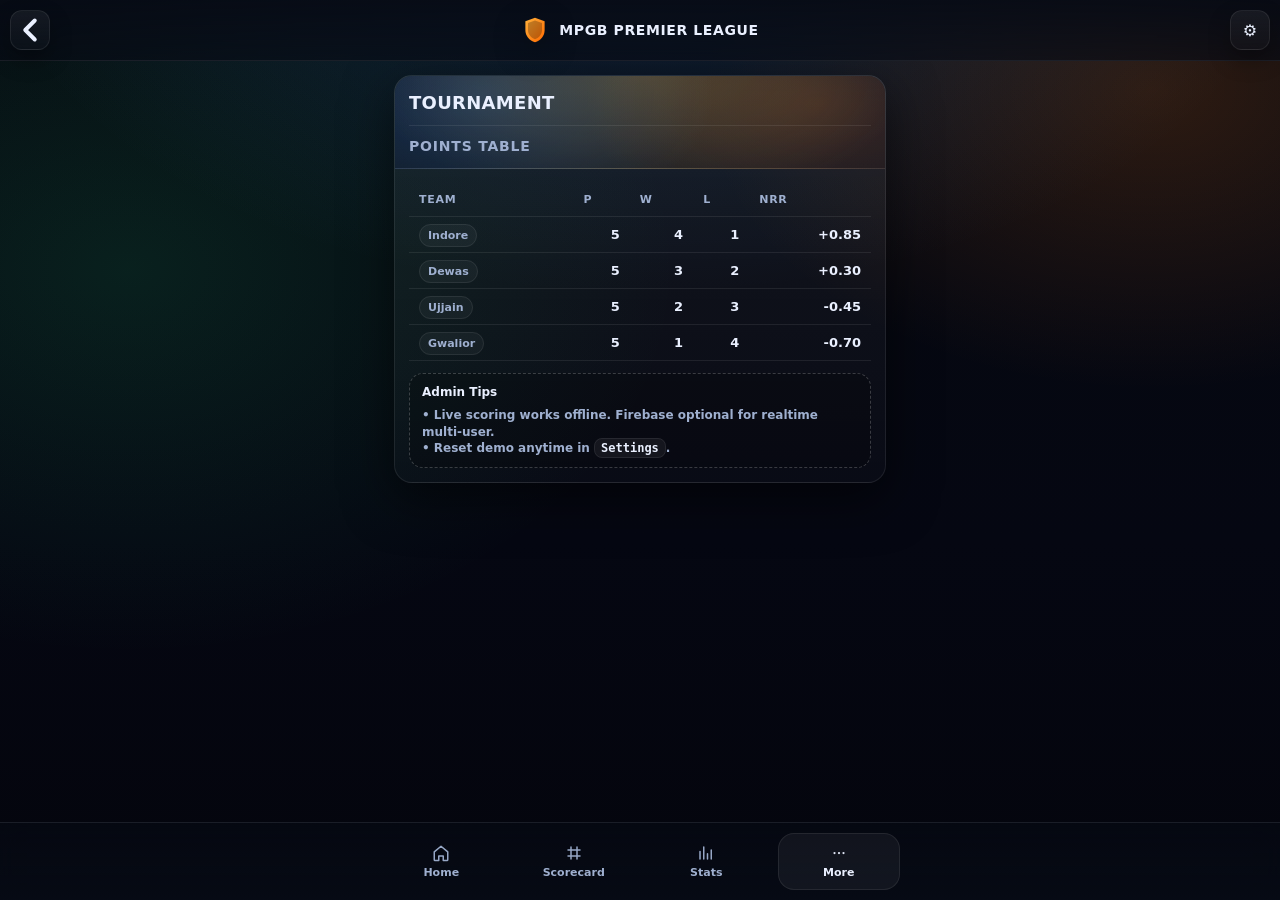
<file: points.html>
<!doctype html>
<html lang="en">
<head>
  <meta charset="utf-8"/>
  <meta name="viewport" content="width=device-width, initial-scale=1, viewport-fit=cover"/>
  <meta name="theme-color" content="#0b1020"/>
  <link rel="manifest" href="manifest.json"/>
  <link rel="stylesheet" href="css/theme-dark.css"/>
  <title>MPGB Premier League - Points Table</title>
</head>
<body data-page="points">
  <div class="topbar">
    <a id="navLeft" href="#" aria-label="Back"></a>
    <div class="brand">
      <img class="logo" src="assets/icons/shield.svg" alt="logo"/>
      <div class="title" id="brandTitle">MPGB PREMIER LEAGUE</div>
    </div>
    <div id="navRight"></div>
  </div>

  <div class="container">
    
  <div class="card">
    <div class="matchHeader">
      <div class="h1">TOURNAMENT</div>
      <div class="sep"></div>
      <div class="h2">Points Table</div>
    </div>
    <div class="cardPad">
      <div id="pointsTable"></div>
      <div id="tips"></div>
    </div>
  </div>

  </div>

  <div class="footerTabs">
    <div class="tabs" id="tabs"></div>
  </div>

  <script type="module" src="js/app.js"></script>
</body>
</html>
</file>
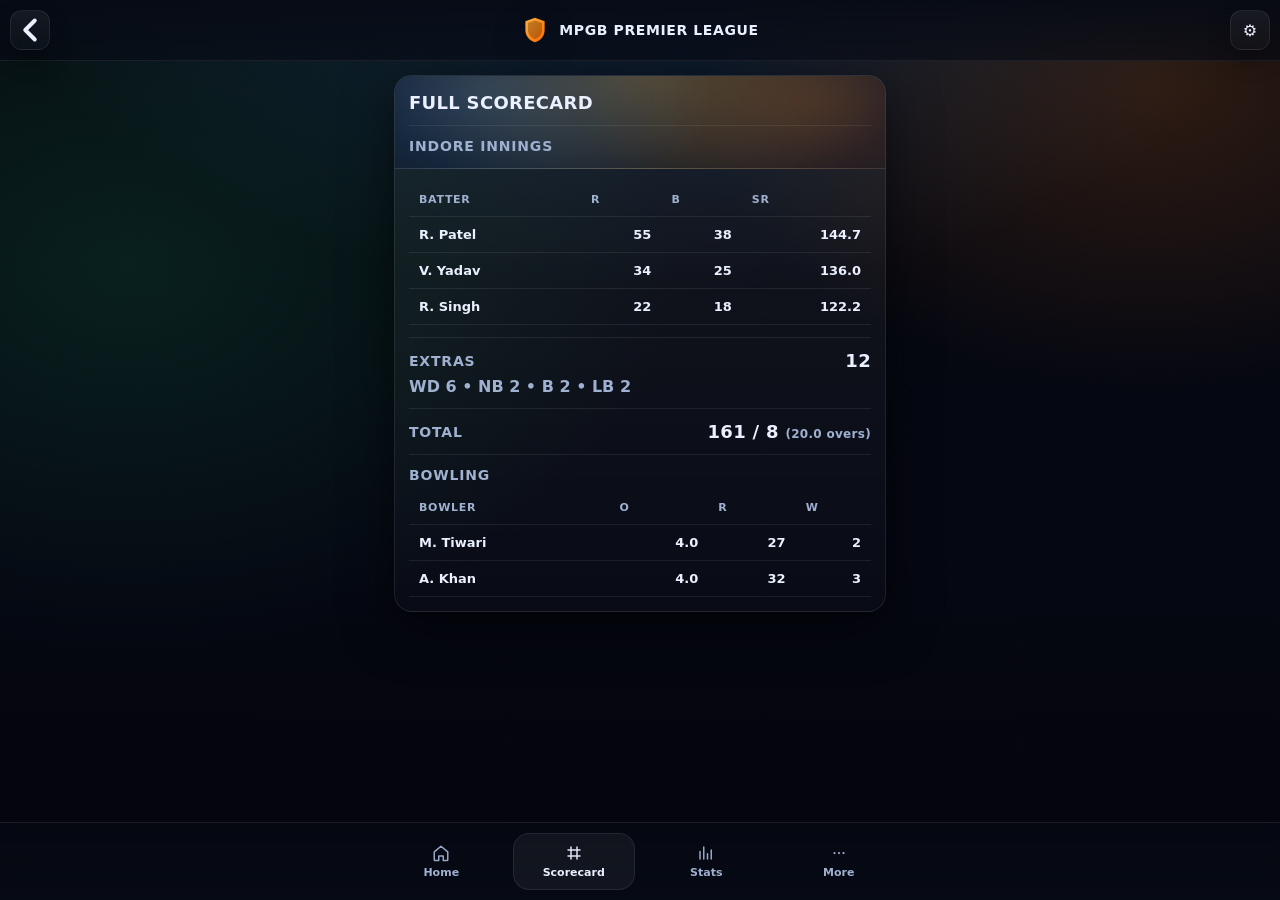
<file: scorecard.html>
<!doctype html>
<html lang="en">
<head>
  <meta charset="utf-8"/>
  <meta name="viewport" content="width=device-width, initial-scale=1, viewport-fit=cover"/>
  <meta name="theme-color" content="#0b1020"/>
  <link rel="manifest" href="manifest.json"/>
  <link rel="stylesheet" href="css/theme-dark.css"/>
  <title>MPGB Premier League - Scorecard</title>
</head>
<body data-page="scorecard">
  <div class="topbar">
    <a id="navLeft" href="#" aria-label="Back"></a>
    <div class="brand">
      <img class="logo" src="assets/icons/shield.svg" alt="logo"/>
      <div class="title" id="brandTitle">MPGB PREMIER LEAGUE</div>
    </div>
    <div id="navRight"></div>
  </div>

  <div class="container">
    
  <div class="card">
    <div class="matchHeader">
      <div class="h1" id="scTitle">FULL SCORECARD</div>
      <div class="sep"></div>
      <div class="h2" id="innTitle">Innings</div>
    </div>
    <div class="cardPad">
      <div id="batTable"></div>
      <div class="sep"></div>
      <div id="extras"></div>
      <div class="sep"></div>
      <div id="total"></div>
      <div class="sep"></div>
      <div id="bowlTable"></div>
    </div>
  </div>

  </div>

  <div class="footerTabs">
    <div class="tabs" id="tabs"></div>
  </div>

  <script type="module" src="js/app.js"></script>
</body>
</html>
</file>
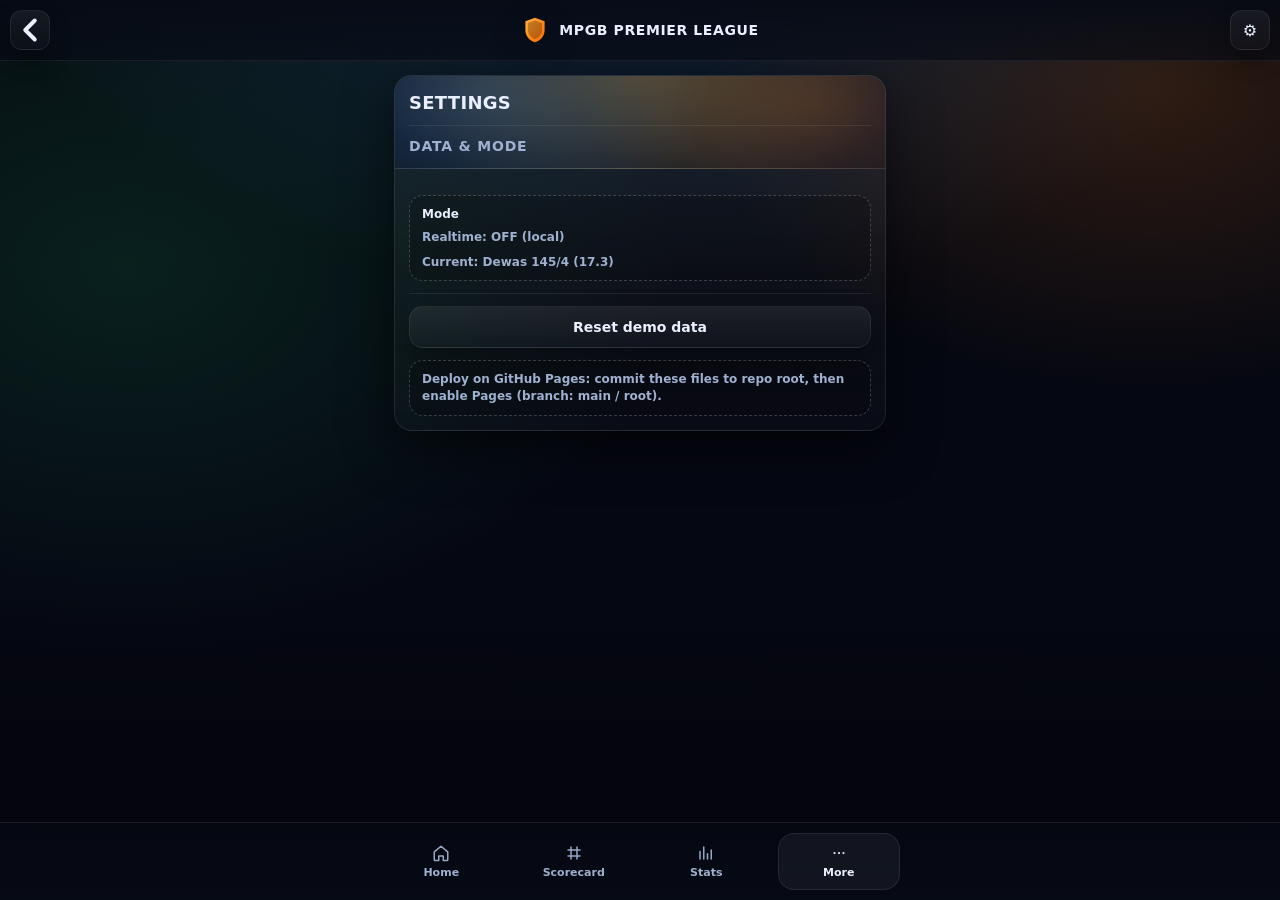
<file: settings.html>
<!doctype html>
<html lang="en">
<head>
  <meta charset="utf-8"/>
  <meta name="viewport" content="width=device-width, initial-scale=1, viewport-fit=cover"/>
  <meta name="theme-color" content="#0b1020"/>
  <link rel="manifest" href="manifest.json"/>
  <link rel="stylesheet" href="css/theme-dark.css"/>
  <title>MPGB Premier League - Settings</title>
</head>
<body data-page="settings">
  <div class="topbar">
    <a id="navLeft" href="#" aria-label="Back"></a>
    <div class="brand">
      <img class="logo" src="assets/icons/shield.svg" alt="logo"/>
      <div class="title" id="brandTitle">MPGB PREMIER LEAGUE</div>
    </div>
    <div id="navRight"></div>
  </div>

  <div class="container">
    
  <div class="card">
    <div class="matchHeader">
      <div class="h1">SETTINGS</div>
      <div class="sep"></div>
      <div class="h2">Data & Mode</div>
    </div>
    <div class="cardPad">
      <div id="info"></div>
      <div class="sep"></div>
      <div class="btn" id="reset">Reset demo data</div>
      <div class="notice">
        Deploy on GitHub Pages: commit these files to repo root, then enable Pages (branch: main / root).
      </div>
    </div>
  </div>

  </div>

  <div class="footerTabs">
    <div class="tabs" id="tabs"></div>
  </div>

  <script type="module" src="js/app.js"></script>
</body>
</html>
</file>
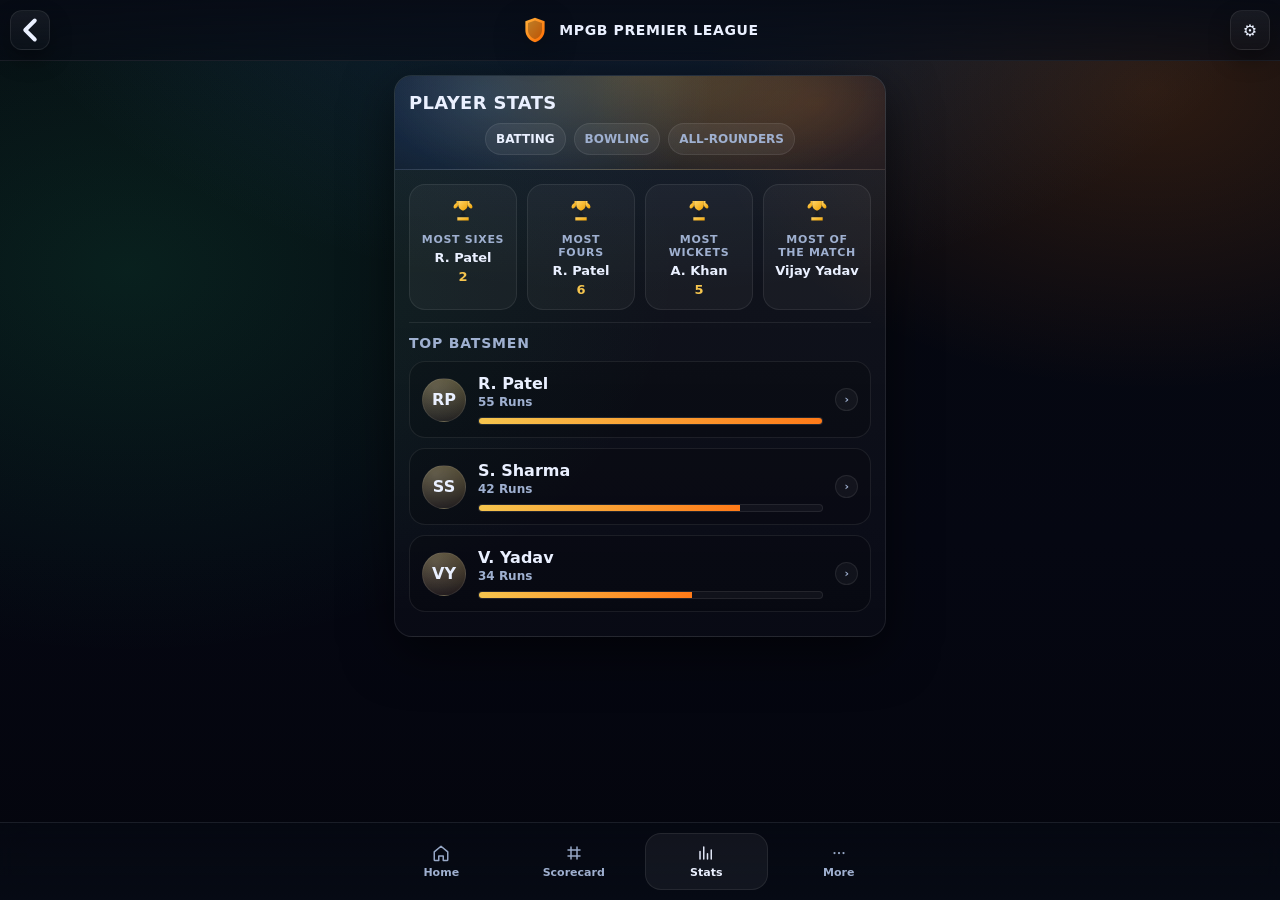
<file: stats.html>
<!doctype html>
<html lang="en">
<head>
  <meta charset="utf-8"/>
  <meta name="viewport" content="width=device-width, initial-scale=1, viewport-fit=cover"/>
  <meta name="theme-color" content="#0b1020"/>
  <link rel="manifest" href="manifest.json"/>
  <link rel="stylesheet" href="css/theme-dark.css"/>
  <title>MPGB Premier League - Stats</title>
</head>
<body data-page="stats">
  <div class="topbar">
    <a id="navLeft" href="#" aria-label="Back"></a>
    <div class="brand">
      <img class="logo" src="assets/icons/shield.svg" alt="logo"/>
      <div class="title" id="brandTitle">MPGB PREMIER LEAGUE</div>
    </div>
    <div id="navRight"></div>
  </div>

  <div class="container">
    
  <div class="card">
    <div class="matchHeader">
      <div class="h1">PLAYER STATS</div>
      <div class="pills">
        <div class="pill" style="color:var(--text)">BATTING</div>
        <div class="pill">BOWLING</div>
        <div class="pill">ALL-ROUNDERS</div>
      </div>
    </div>
    <div class="cardPad">
      <div id="kpis"></div>
      <div class="sep"></div>
      <div class="h2">Top Batsmen</div>
      <div style="height:10px"></div>
      <div id="topBats"></div>
    </div>
  </div>

  </div>

  <div class="footerTabs">
    <div class="tabs" id="tabs"></div>
  </div>

  <script type="module" src="js/app.js"></script>
</body>
</html>
</file>
<file: css/theme-dark.css>
/* MPGB Premier League - Dark Premium UI */
:root{
  --bg:#070b15;
  --panel:#0c1326;
  --panel2:#0a1020;
  --text:#eaf0ff;
  --muted:#9fb0d0;
  --line:rgba(255,255,255,.08);
  --gold:#f6c54e;
  --orange:#ff7a18;
  --green:#20d07a;
  --red:#ff3b3b;
  --blue:#4aa3ff;
  --shadow: 0 16px 50px rgba(0,0,0,.55);
  --radius: 18px;
  --radius2: 14px;
  --font: system-ui, -apple-system, Segoe UI, Roboto, Helvetica, Arial, "Noto Sans", "Apple Color Emoji", "Segoe UI Emoji";
}

*{ box-sizing:border-box; }
html,body{ height:100%; }
body{
  margin:0;
  font-family:var(--font);
  background: radial-gradient(1200px 700px at 50% -10%, rgba(74,163,255,.18), transparent 55%),
              radial-gradient(900px 600px at 90% 10%, rgba(255,122,24,.16), transparent 50%),
              radial-gradient(1000px 700px at 10% 30%, rgba(32,208,122,.12), transparent 55%),
              linear-gradient(180deg, #060910, #050712 60%, #04050d);
  color:var(--text);
}

a{ color:inherit; text-decoration:none; }
.container{
  max-width:520px;
  margin:0 auto;
  padding:14px 14px 88px;
}

.topbar{
  display:flex; align-items:center; justify-content:space-between;
  padding:10px 10px;
  position:sticky; top:0;
  backdrop-filter: blur(10px);
  background: linear-gradient(180deg, rgba(7,11,21,.92), rgba(7,11,21,.64));
  border-bottom:1px solid var(--line);
  z-index:10;
}

.brand{ display:flex; gap:10px; align-items:center; }
.brand .logo{
  width:28px;height:28px;
  filter: drop-shadow(0 10px 16px rgba(0,0,0,.4));
}
.brand .title{
  font-weight:800;
  letter-spacing:.6px;
  text-transform:uppercase;
  font-size:14px;
}
.iconbtn{
  width:40px;height:40px;border-radius:12px;
  display:grid; place-items:center;
  border:1px solid var(--line);
  background: linear-gradient(180deg, rgba(255,255,255,.06), rgba(255,255,255,.02));
  box-shadow: 0 10px 22px rgba(0,0,0,.3);
}

.card{
  background: linear-gradient(180deg, rgba(255,255,255,.06), rgba(255,255,255,.02));
  border:1px solid var(--line);
  border-radius:var(--radius);
  box-shadow: var(--shadow);
  overflow:hidden;
}
.cardPad{ padding:14px; }

.h1{ font-size:18px; font-weight:900; letter-spacing:.3px; }
.h2{ font-size:14px; font-weight:800; color:var(--muted); text-transform:uppercase; letter-spacing:.8px; }

.row{ display:flex; gap:12px; align-items:center; justify-content:space-between; }
.muted{ color:var(--muted); }
.sep{ height:1px; background:var(--line); margin:12px 0; }

.matchHeader{
  padding:16px 14px 14px;
  background:
    radial-gradient(500px 260px at 50% -10%, rgba(246,197,78,.26), transparent 55%),
    radial-gradient(420px 240px at 18% 20%, rgba(74,163,255,.22), transparent 55%),
    radial-gradient(420px 240px at 86% 30%, rgba(255,122,24,.18), transparent 55%),
    linear-gradient(180deg, rgba(12,19,38,.9), rgba(10,16,32,.6));
  border-bottom:1px solid var(--line);
}

.vs{
  display:flex; align-items:baseline; justify-content:center; gap:10px;
  font-weight:900; letter-spacing:1px;
  text-transform:uppercase;
}
.vs .team{ font-size:18px; }
.vs .mid{ font-size:20px; color:var(--gold); transform:translateY(2px); }
.scoreBig{
  text-align:center;
  font-size:44px;
  font-weight:900;
  letter-spacing:.4px;
  margin-top:8px;
}
.scoreBig small{ font-size:16px; color:var(--muted); font-weight:800; }
.subline{
  text-align:center;
  margin-top:6px;
  color:var(--muted);
  font-weight:700;
}

.progressWrap{
  margin-top:10px;
  background: rgba(255,255,255,.05);
  border:1px solid var(--line);
  border-radius:14px;
  overflow:hidden;
}
.progressBar{ height:10px; width:100%;
  background: linear-gradient(90deg, var(--green), var(--gold), var(--orange), var(--red));
  transform-origin:left;
}
.progressText{ display:flex; justify-content:space-between; font-size:12px; padding:10px 10px; color:var(--muted); font-weight:700; }

.pill{
  padding:8px 10px;
  border-radius:999px;
  background: rgba(255,255,255,.06);
  border:1px solid var(--line);
  font-weight:800;
  font-size:12px;
  color:var(--muted);
}
.pills{ display:flex; gap:8px; justify-content:center; flex-wrap:wrap; margin-top:10px; }

.playerLine{
  display:flex; align-items:center; justify-content:space-between;
  padding:10px 12px;
  background: rgba(0,0,0,.18);
  border:1px solid var(--line);
  border-radius:var(--radius2);
}
.playerLine strong{ font-size:14px; }
.playerLine span{ color:var(--muted); font-weight:700; }

.gridBtns{
  display:grid;
  grid-template-columns: repeat(6, 1fr);
  gap:10px;
  margin-top:14px;
}
.btn{
  user-select:none;
  text-align:center;
  padding:12px 0;
  border-radius:14px;
  border:1px solid var(--line);
  background: linear-gradient(180deg, rgba(255,255,255,.07), rgba(255,255,255,.02));
  font-weight:900;
  font-size:14px;
  box-shadow: 0 14px 30px rgba(0,0,0,.32);
}
.btn:active{ transform:translateY(1px); }

.btnSmallRow{ display:grid; grid-template-columns: 1fr 1fr; gap:10px; margin-top:10px; }
.btnSub{ padding:12px 0; }

.footerTabs{
  position:fixed; left:0; right:0; bottom:0;
  background: linear-gradient(180deg, rgba(7,11,21,.55), rgba(7,11,21,.92));
  border-top:1px solid var(--line);
  backdrop-filter: blur(10px);
  padding:10px 14px;
  z-index:20;
}
.tabs{
  max-width:520px;
  margin:0 auto;
  display:grid;
  grid-template-columns: repeat(4, 1fr);
  gap:10px;
}
.tab{
  display:flex; flex-direction:column; gap:4px;
  align-items:center; justify-content:center;
  padding:10px 0;
  border-radius:16px;
  border:1px solid transparent;
  color:var(--muted);
  font-weight:800;
  font-size:11px;
}
.tab.active{
  color:var(--text);
  border-color: var(--line);
  background: rgba(255,255,255,.05);
}
.tab svg{ width:18px;height:18px; opacity:.95; }

.table{
  width:100%;
  border-collapse:collapse;
  overflow:hidden;
}
.table th, .table td{
  padding:10px 10px;
  border-bottom:1px solid var(--line);
  font-size:13px;
}
.table th{
  text-align:left;
  color:var(--muted);
  font-weight:900;
  text-transform:uppercase;
  letter-spacing:.7px;
  font-size:11px;
}
.table td{ font-weight:750; }
.right{ text-align:right; }
.badge{
  padding:4px 8px;
  border-radius:999px;
  border:1px solid var(--line);
  background: rgba(255,255,255,.04);
  font-size:11px;
  color:var(--muted);
  font-weight:900;
}
.kpiRow{ display:grid; grid-template-columns: repeat(4, 1fr); gap:10px; }
.kpi{
  padding:12px 10px;
  border-radius:16px;
  border:1px solid var(--line);
  background: rgba(255,255,255,.04);
  text-align:center;
}
.kpi img{ width:26px;height:26px; }
.kpi .k{ margin-top:6px; font-size:11px; color:var(--muted); font-weight:900; text-transform:uppercase; letter-spacing:.7px; }
.kpi .v{ margin-top:4px; font-size:13px; font-weight:900; }

.listItem{
  display:flex; gap:12px; align-items:center;
  padding:12px;
  border:1px solid var(--line);
  background: rgba(0,0,0,.16);
  border-radius:16px;
}
.avatar{
  width:44px;height:44px;border-radius:999px;
  background: radial-gradient(circle at 30% 20%, rgba(255,255,255,.18), rgba(255,255,255,.02)),
              linear-gradient(180deg, rgba(246,197,78,.26), rgba(255,122,24,.06));
  border:1px solid var(--line);
  display:grid; place-items:center;
  font-weight:900;
}
.listItem .meta{ flex:1; }
.listItem .meta .name{ font-weight:900; }
.listItem .meta .sub{ color:var(--muted); font-weight:800; margin-top:2px; font-size:12px; }
.bar{
  height:8px; border-radius:999px;
  border:1px solid var(--line);
  background: rgba(255,255,255,.04);
  overflow:hidden;
  margin-top:8px;
}
.bar > i{
  display:block; height:100%;
  width:40%;
  background: linear-gradient(90deg, var(--gold), var(--orange));
}

.notice{
  margin:12px 0 0;
  padding:10px 12px;
  border-radius:14px;
  border:1px dashed rgba(255,255,255,.2);
  color: var(--muted);
  background: rgba(0,0,0,.18);
  font-size:12px;
  line-height:1.4;
  font-weight:700;
}

code.kbd{
  padding:2px 6px;
  border-radius:8px;
  border:1px solid var(--line);
  background: rgba(255,255,255,.05);
  font-weight:900;
  color:var(--text);
}
</file>
